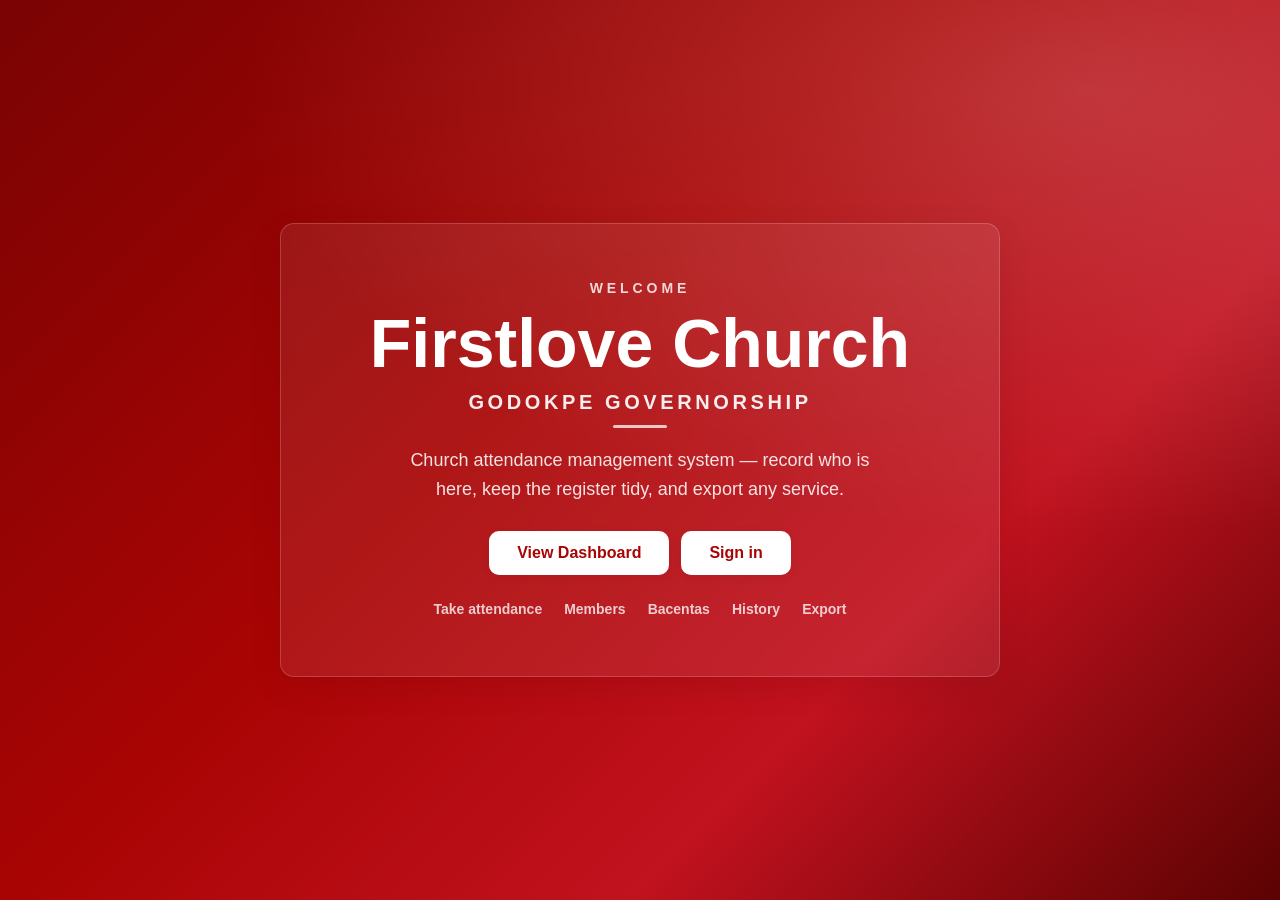
<file: index.html>
<!DOCTYPE html>
<html lang="en">
<head>
  <meta charset="UTF-8">
  <meta name="viewport" content="width=device-width, initial-scale=1.0">
  <title>Firstlove Church, Godokpe Governorship — Attendance</title>
  <link rel="stylesheet" href="./css/index.css">
</head>
<body>
  <div class="landing">
    <div class="hero">
      <p class="eyebrow">Welcome</p>
      <h1>Firstlove <span>Church</span></h1>
      <p class="eyebrow-sub">Godokpe Governorship</p>
      <p class="tagline">Church attendance management system — record who is here, keep the register tidy, and export any service.</p>

      <div class="hero-actions">
        <a class="btn" href="./pages/dashboard.html">View Dashboard</a>
        <a class="btn btn-outline" href="./auth/login.html">Sign in</a>
      </div>

      <div class="hero-links">
        <a href="./pages/attendance.html">Take attendance</a>
        <a href="./pages/members.html">Members</a>
        <a href="./pages/bacentas.html">Bacentas</a>
        <a href="./pages/history.html">History</a>
        <a href="./pages/export.html">Export</a>
      </div>
    </div>
  </div>
</body>
</html>
</file>
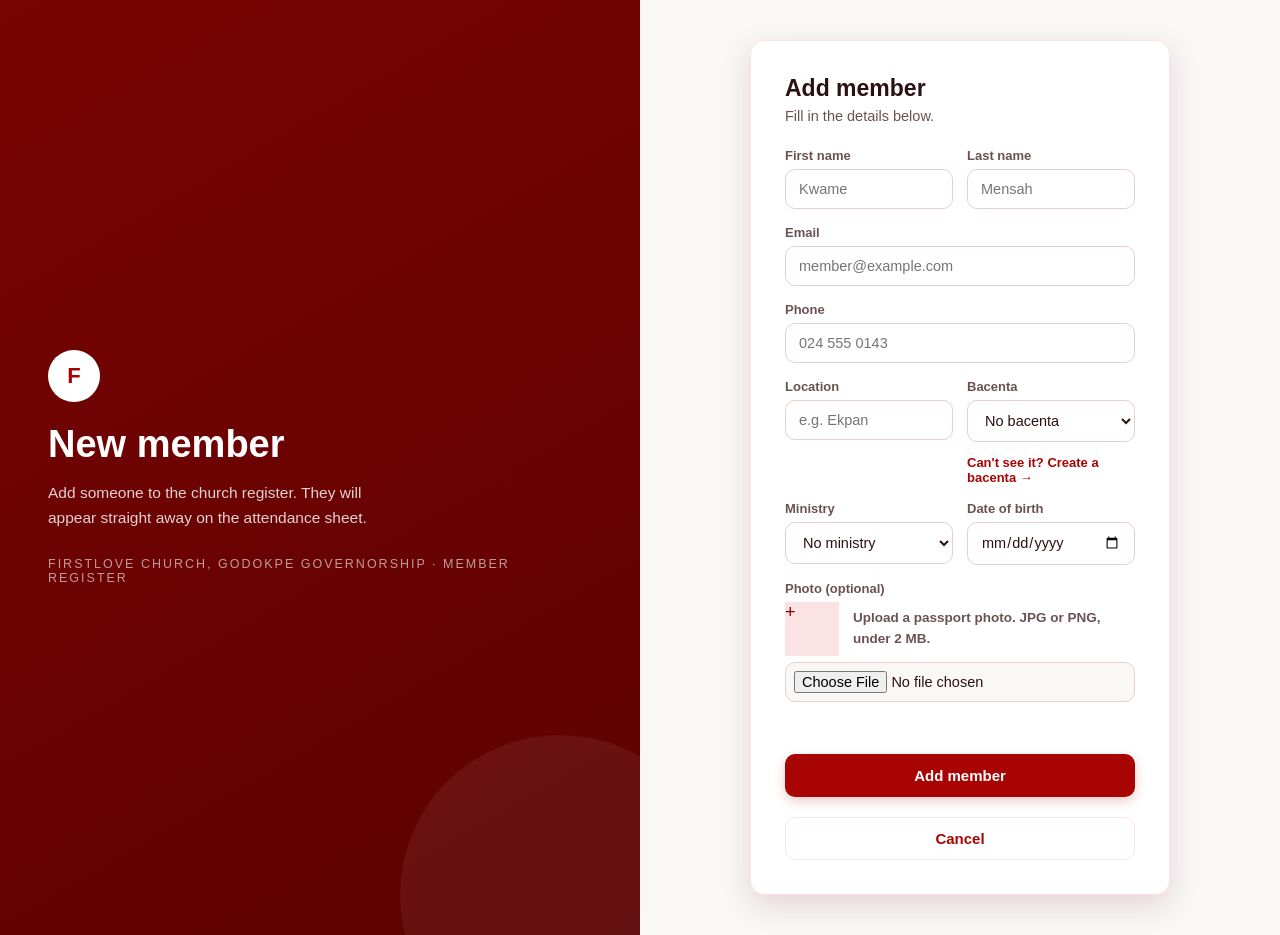
<file: auth/add-member.html>
<!DOCTYPE html>
<html lang="en">
<head>
  <meta charset="UTF-8">
  <meta name="viewport" content="width=device-width, initial-scale=1.0">
  <title>Add Member — Firstlove Church, Godokpe Governorship</title>
  <link rel="stylesheet" href="../css/shared.css">
  <link rel="stylesheet" href="../css/auth.css">
</head>
<body style="display:block">
  <div class="auth-wrap">
    <div class="auth-brand">
      <span class="mark">F</span>
      <h1>New member</h1>
      <p>Add someone to the church register. They will appear straight away on the attendance sheet.</p>
      <div class="tag">Firstlove Church, Godokpe Governorship · Member Register</div>
    </div>

    <div class="auth-side">
      <div class="auth-card">
        <h2>Add member</h2>
        <p class="sub">Fill in the details below.</p>

        <form class="auth-form" id="member-form" novalidate>
          <div class="two">
            <div class="field">
              <label for="first">First name</label>
              <input type="text" id="first" name="first" placeholder="Kwame" autocomplete="given-name">
            </div>
            <div class="field">
              <label for="last">Last name</label>
              <input type="text" id="last" name="last" placeholder="Mensah" autocomplete="family-name">
            </div>
          </div>

          <div class="field">
            <label for="email">Email</label>
            <input type="email" id="email" name="email" placeholder="member@example.com" autocomplete="email">
          </div>

          <div class="field">
            <label for="phone">Phone</label>
            <input type="text" id="phone" name="phone" placeholder="024 555 0143" autocomplete="tel">
          </div>

          <div class="two">
            <div class="field">
              <label for="location">Location</label>
              <input type="text" id="location" name="location" placeholder="e.g. Ekpan" list="location-list">
              <datalist id="location-list"></datalist>
            </div>
            <div class="field">
              <label for="bacenta">Bacenta</label>
              <select id="bacenta" name="bacenta"></select>
              <a class="link-sm" href="../pages/bacentas.html" id="bac-link">Can't see it? Create a bacenta →</a>
            </div>
          </div>

          <div class="two">
            <div class="field">
              <label for="ministry">Ministry</label>
              <select id="ministry" name="ministry"></select>
            </div>
            <div class="field">
              <label for="dob">Date of birth</label>
              <input type="date" id="dob" name="dob">
            </div>
          </div>

          <div class="field">
            <label>Photo (optional)</label>
            <div class="file-row">
              <span class="avatar" id="photo-preview">+</span>
              <label for="photo">Upload a passport photo. JPG or PNG, under 2 MB.</label>
            </div>
            <input type="file" id="photo" name="photo" accept="image/*">
          </div>

          <div class="err" id="member-err" role="alert"></div>

          <button class="btn btn-primary" type="submit">Add member</button>
          <a class="btn btn-ghost" href="../pages/members.html" style="width:100%">Cancel</a>
        </form>
      </div>
    </div>
  </div>

  <script src="../js/config.js"></script>

  <script src="../js/backend.js"></script>

  <script src="../js/store.js"></script>
  <script src="../js/add-member.js"></script>
</body>
</html>
</file>
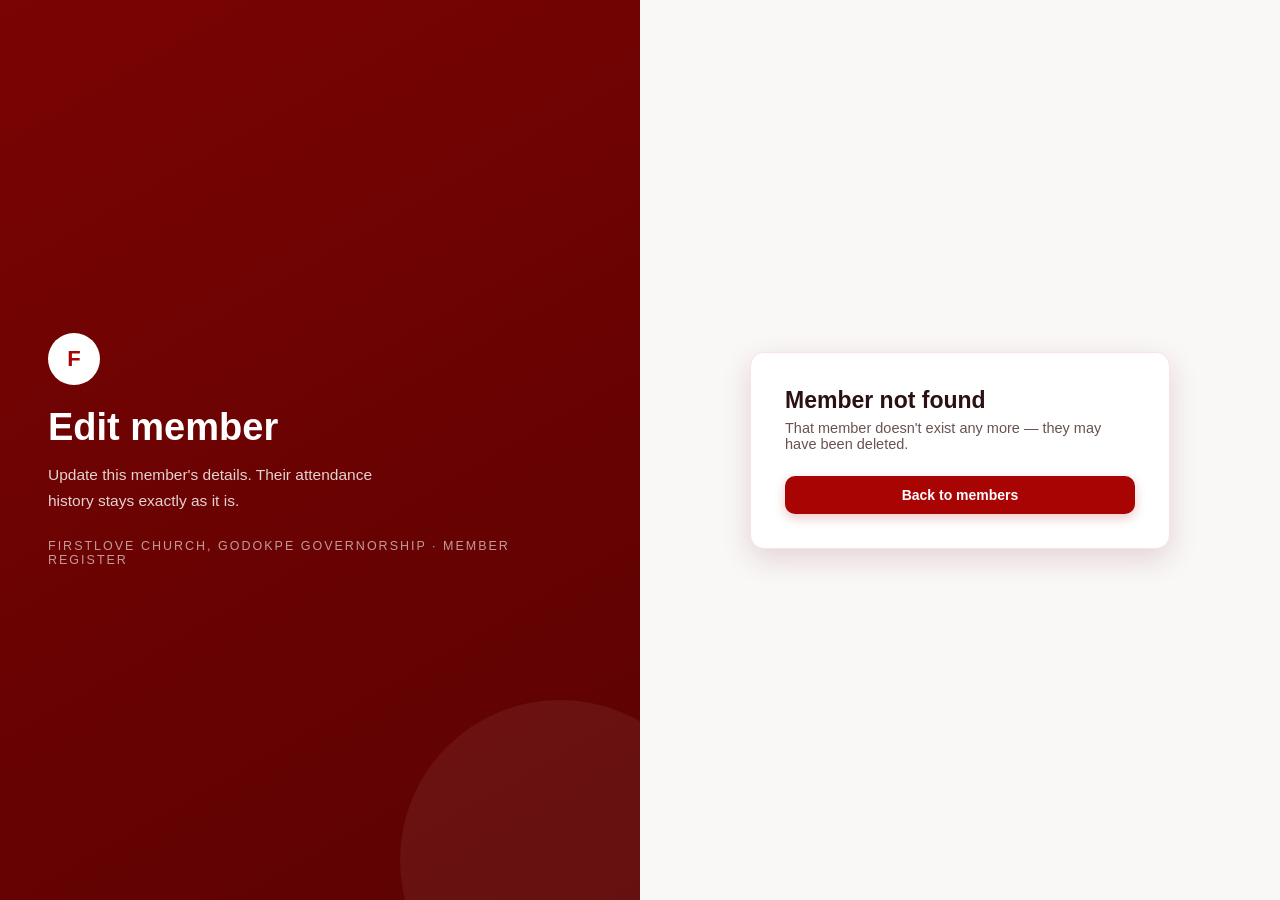
<file: auth/edit-member.html>
<!DOCTYPE html>
<html lang="en">
<head>
  <meta charset="UTF-8">
  <meta name="viewport" content="width=device-width, initial-scale=1.0">
  <title>Edit Member — Firstlove Church, Godokpe Governorship</title>
  <link rel="stylesheet" href="../css/shared.css">
  <link rel="stylesheet" href="../css/auth.css">
</head>
<body style="display:block">
  <div class="auth-wrap">
    <div class="auth-brand">
      <span class="mark">F</span>
      <h1>Edit member</h1>
      <p>Update this member's details. Their attendance history stays exactly as it is.</p>
      <div class="tag">Firstlove Church, Godokpe Governorship · Member Register</div>
    </div>

    <div class="auth-side">
      <div class="auth-card" id="edit-card" hidden>
        <h2 id="edit-title">Edit details</h2>
        <p class="sub" id="edit-sub">Change what needs updating, then save.</p>

        <form class="auth-form" id="member-form" novalidate>
          <div class="two">
            <div class="field">
              <label for="first">First name</label>
              <input type="text" id="first" name="first" autocomplete="given-name">
            </div>
            <div class="field">
              <label for="last">Last name</label>
              <input type="text" id="last" name="last" autocomplete="family-name">
            </div>
          </div>

          <div class="field">
            <label for="email">Email</label>
            <input type="email" id="email" name="email" autocomplete="email">
          </div>

          <div class="field">
            <label for="phone">Phone</label>
            <input type="text" id="phone" name="phone" autocomplete="tel">
          </div>

          <div class="two">
            <div class="field">
              <label for="location">Location</label>
              <input type="text" id="location" name="location" placeholder="e.g. Ekpan" list="location-list">
              <datalist id="location-list"></datalist>
            </div>
            <div class="field">
              <label for="bacenta">Bacenta</label>
              <select id="bacenta" name="bacenta"></select>
              <a class="link-sm" href="../pages/bacentas.html" id="bac-link">Can't see it? Create a bacenta →</a>
            </div>
          </div>

          <div class="two">
            <div class="field">
              <label for="ministry">Ministry</label>
              <select id="ministry" name="ministry"></select>
            </div>
            <div class="field">
              <label for="dob">Date of birth</label>
              <input type="date" id="dob" name="dob">
            </div>
          </div>

          <div class="field">
            <label>Photo</label>
            <div class="file-row">
              <span class="avatar" id="photo-preview">+</span>
              <label for="photo">Replace the photo. JPG or PNG, under 2 MB.</label>
            </div>
            <input type="file" id="photo" name="photo" accept="image/*">
            <button class="btn btn-ghost btn-sm" type="button" id="btn-clear-photo" style="align-self:flex-start;margin-top:6px">Remove photo</button>
          </div>

          <div class="err" id="member-err" role="alert"></div>

          <button class="btn btn-primary" type="submit">Save changes</button>
          <a class="btn btn-ghost" id="btn-cancel" href="../pages/members.html" style="width:100%">Cancel</a>
        </form>
      </div>

      <!-- Shown when the id is missing or unknown -->
      <div class="auth-card" id="missing-card" hidden>
        <h2>Member not found</h2>
        <p class="sub">That member doesn't exist any more — they may have been deleted.</p>
        <a class="btn btn-primary" href="../pages/members.html" style="width:100%">Back to members</a>
      </div>

      <div class="auth-card" id="loading-card">
        <h2>Loading…</h2>
      </div>
    </div>
  </div>

  <script src="../js/config.js"></script>

  <script src="../js/backend.js"></script>

  <script src="../js/store.js"></script>
  <script src="../js/edit-member.js"></script>
</body>
</html>
</file>
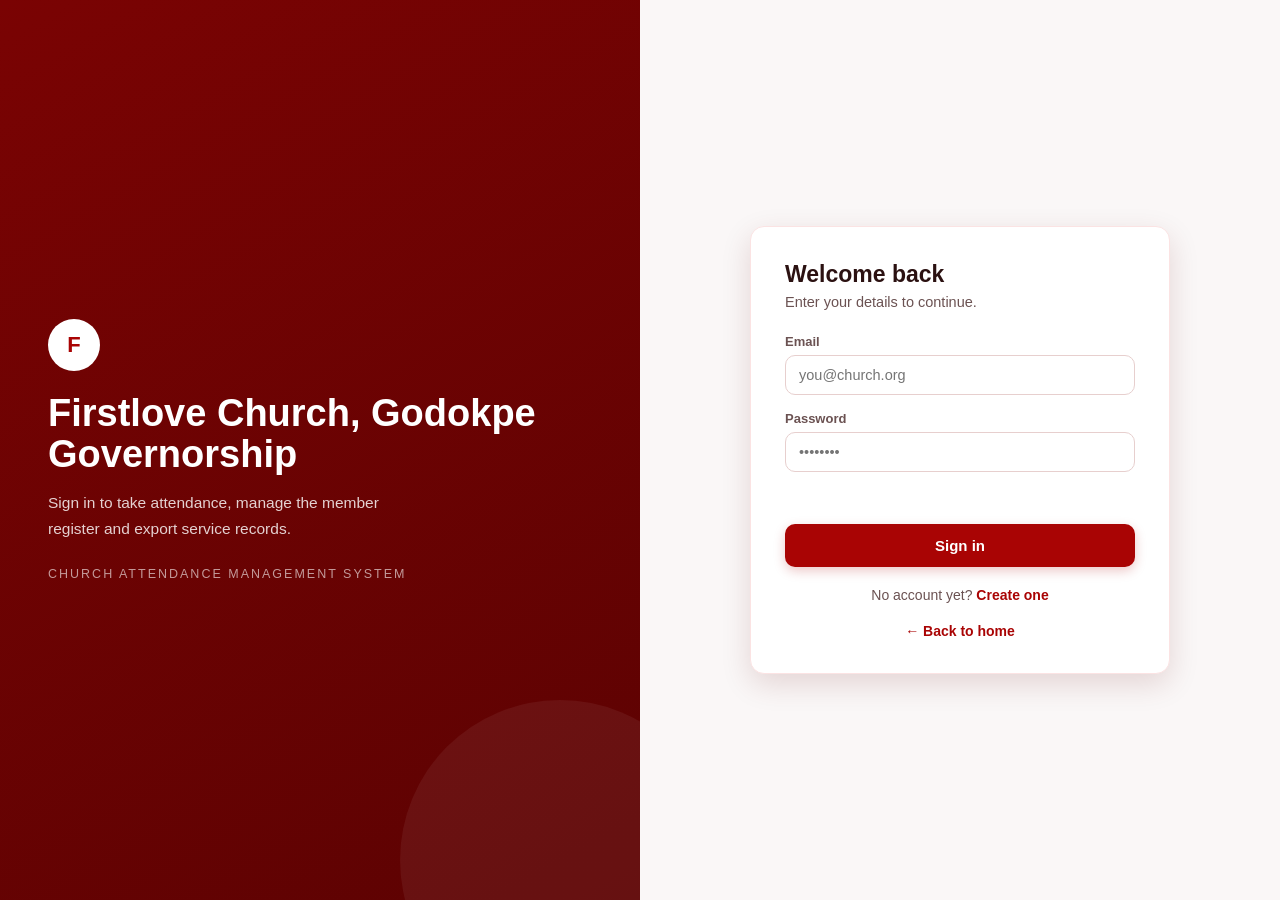
<file: auth/login.html>
<!DOCTYPE html>
<html lang="en">
<head>
  <meta charset="UTF-8">
  <meta name="viewport" content="width=device-width, initial-scale=1.0">
  <title>Sign In — Firstlove Church, Godokpe Governorship</title>
  <link rel="stylesheet" href="../css/shared.css">
  <link rel="stylesheet" href="../css/auth.css">
</head>
<body style="display:block">
  <div class="auth-wrap">
    <div class="auth-brand">
      <span class="mark">F</span>
      <h1>Firstlove Church, Godokpe Governorship</h1>
      <p>Sign in to take attendance, manage the member register and export service records.</p>
      <div class="tag">Church Attendance Management System</div>
    </div>

    <div class="auth-side">
      <div class="auth-card">
        <h2>Welcome back</h2>
        <p class="sub">Enter your details to continue.</p>

        <form class="auth-form" id="login-form" novalidate>
          <div class="field">
            <label for="email">Email</label>
            <input type="email" id="email" name="email" placeholder="you@church.org" autocomplete="email">
          </div>

          <div class="field">
            <label for="password">Password</label>
            <input type="password" id="password" name="password" placeholder="••••••••" autocomplete="current-password">
          </div>

          <div class="err" id="login-err" role="alert"></div>

          <button class="btn btn-primary" type="submit">Sign in</button>
        </form>

        <p class="auth-alt">No account yet? <a href="register.html">Create one</a></p>
        <p class="auth-alt"><a href="../index.html">← Back to home</a></p>
      </div>
    </div>
  </div>

  <script src="../js/config.js"></script>

  <script src="../js/backend.js"></script>

  <script src="../js/store.js"></script>
  <script src="../js/auth.js"></script>
</body>
</html>
</file>
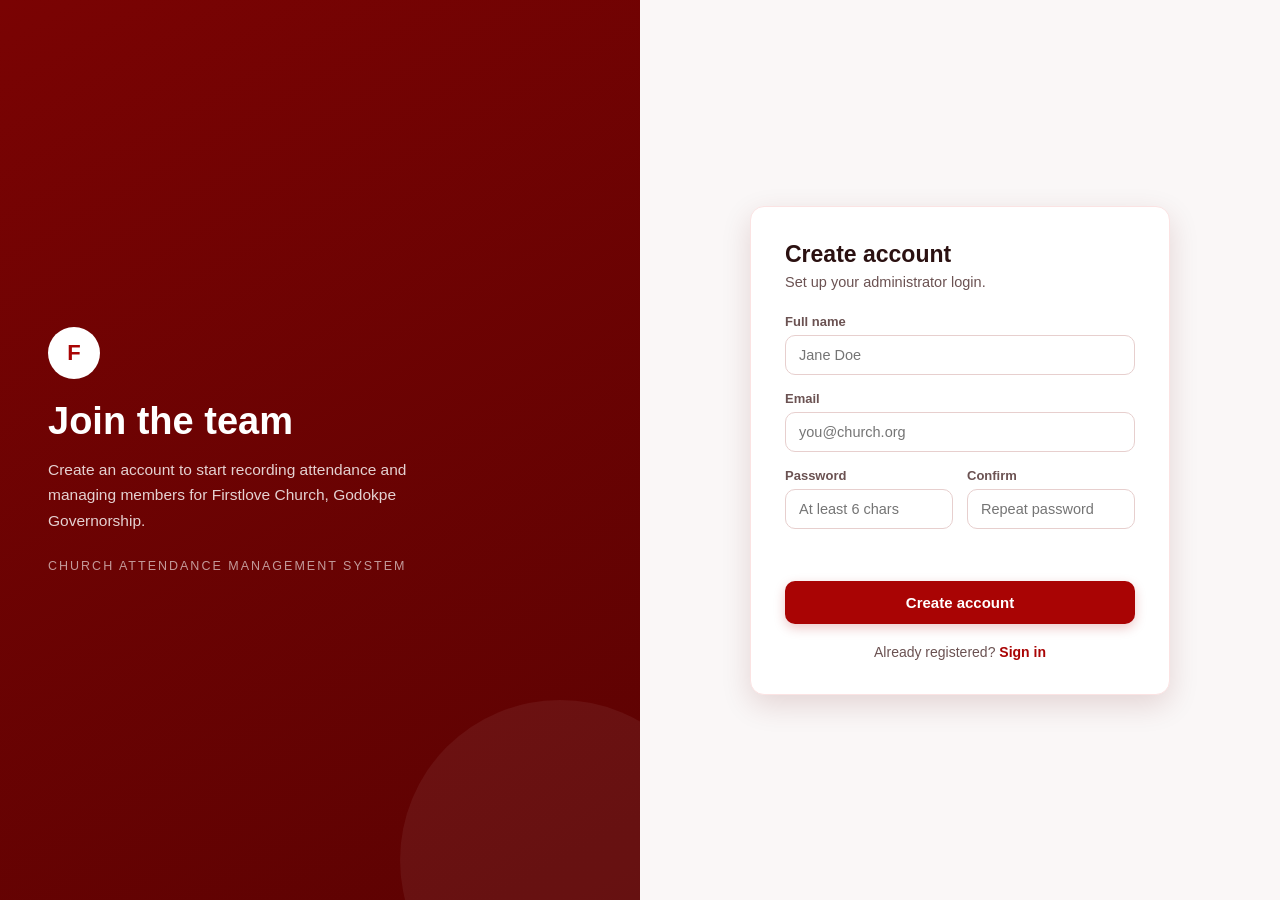
<file: auth/register.html>
<!DOCTYPE html>
<html lang="en">
<head>
  <meta charset="UTF-8">
  <meta name="viewport" content="width=device-width, initial-scale=1.0">
  <title>Create Account — Firstlove Church, Godokpe Governorship</title>
  <link rel="stylesheet" href="../css/shared.css">
  <link rel="stylesheet" href="../css/auth.css">
</head>
<body style="display:block">
  <div class="auth-wrap">
    <div class="auth-brand">
      <span class="mark">F</span>
      <h1>Join the team</h1>
      <p>Create an account to start recording attendance and managing members for Firstlove Church, Godokpe Governorship.</p>
      <div class="tag">Church Attendance Management System</div>
    </div>

    <div class="auth-side">
      <div class="auth-card">
        <h2>Create account</h2>
        <p class="sub">Set up your administrator login.</p>

        <form class="auth-form" id="register-form" novalidate>
          <div class="field">
            <label for="name">Full name</label>
            <input type="text" id="name" name="name" placeholder="Jane Doe" autocomplete="name">
          </div>

          <div class="field">
            <label for="email">Email</label>
            <input type="email" id="email" name="email" placeholder="you@church.org" autocomplete="email">
          </div>

          <div class="two">
            <div class="field">
              <label for="password">Password</label>
              <input type="password" id="password" name="password" placeholder="At least 6 chars" autocomplete="new-password">
            </div>
            <div class="field">
              <label for="confirm">Confirm</label>
              <input type="password" id="confirm" name="confirm" placeholder="Repeat password" autocomplete="new-password">
            </div>
          </div>

          <div class="err" id="register-err" role="alert"></div>

          <button class="btn btn-primary" type="submit">Create account</button>
        </form>

        <p class="auth-alt">Already registered? <a href="login.html">Sign in</a></p>
      </div>
    </div>
  </div>

  <script src="../js/config.js"></script>

  <script src="../js/backend.js"></script>

  <script src="../js/store.js"></script>
  <script src="../js/auth.js"></script>
</body>
</html>
</file>
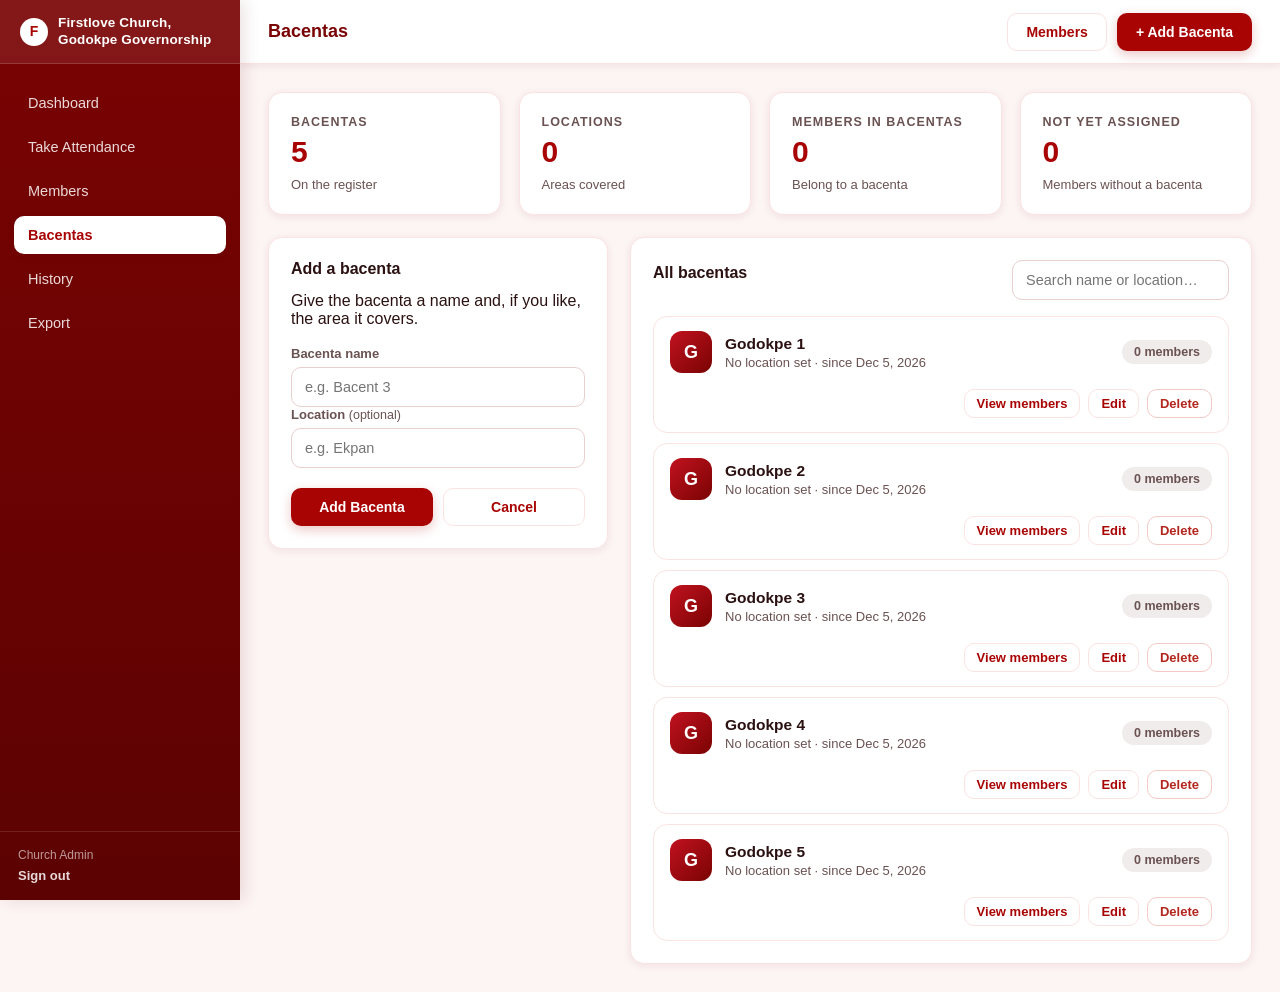
<file: pages/bacentas.html>
<!DOCTYPE html>
<html lang="en">
<head>
  <meta charset="UTF-8">
  <meta name="viewport" content="width=device-width, initial-scale=1.0">
  <title>Bacentas — Firstlove Church, Godokpe Governorship</title>
  <link rel="stylesheet" href="../css/shared.css">
  <link rel="stylesheet" href="../css/bacentas.css">
</head>
<body>
  <aside class="side-bar">
    <div class="head"><span class="mark">F</span> Firstlove Church, Godokpe Governorship</div>
    <nav>
      <a href="dashboard.html">Dashboard</a>
      <a href="attendance.html">Take Attendance</a>
      <a href="members.html">Members</a>
      <a href="bacentas.html" class="active">Bacentas</a>
      <a href="history.html">History</a>
      <a href="export.html">Export</a>
    </nav>
    <div class="side-foot">
      <span id="side-user">Church Admin</span>
      <a href="../index.html">Sign out</a>
    </div>
  </aside>

  <main>
    <header>
      <div class="page-title">Bacentas</div>
      <div class="header-actions">
        <a class="btn btn-white" href="members.html">Members</a>
        <a class="btn btn-primary" href="#new-bacenta" id="btn-focus-add">+ Add Bacenta</a>
      </div>
    </header>

    <div class="content">
      <!-- Headline numbers -->
      <section class="grid">
        <div class="card hoverable">
          <div class="label">Bacentas</div>
          <div class="value" id="b-total">0</div>
          <div class="sub">On the register</div>
        </div>
        <div class="card hoverable">
          <div class="label">Locations</div>
          <div class="value" id="b-locations">0</div>
          <div class="sub">Areas covered</div>
        </div>
        <div class="card hoverable">
          <div class="label">Members in Bacentas</div>
          <div class="value" id="b-assigned">0</div>
          <div class="sub">Belong to a bacenta</div>
        </div>
        <div class="card hoverable">
          <div class="label">Not Yet Assigned</div>
          <div class="value" id="b-unassigned">0</div>
          <div class="sub">Members without a bacenta</div>
        </div>
      </section>

      <div class="bac-grid">
        <!-- Create / add a bacenta -->
        <div class="card bac-form" id="new-bacenta">
          <div class="card-title" id="form-title">Add a bacenta</div>
          <p class="hint" id="form-sub">Give the bacenta a name and, if you like, the area it covers.</p>

          <form id="bacenta-form" novalidate>
            <div class="field">
              <label for="bac-name">Bacenta name</label>
              <input type="text" id="bac-name" placeholder="e.g. Bacent 3">
            </div>
            <div class="field">
              <label for="bac-location">Location <span class="opt">(optional)</span></label>
              <input type="text" id="bac-location" placeholder="e.g. Ekpan" list="bac-location-list">
              <datalist id="bac-location-list"></datalist>
            </div>

            <div class="err" id="bac-err" role="alert"></div>

            <div class="bac-btns">
              <button class="btn btn-primary" type="submit" id="btn-save-bac">Add Bacenta</button>
              <button class="btn btn-ghost" type="button" id="btn-cancel-edit" hidden>Cancel</button>
            </div>
          </form>
        </div>

        <!-- View bacentas -->
        <div class="card bac-list-card">
          <div class="bac-list-head">
            <div class="card-title">All bacentas</div>
            <div class="field" style="margin:0;min-width:200px">
              <input type="text" id="bac-search" placeholder="Search name or location…" aria-label="Search bacentas">
            </div>
          </div>

          <div class="bac-list" id="bac-list"></div>
        </div>
      </div>
    </div>
  </main>

  <script src="../js/config.js"></script>

  <script src="../js/backend.js"></script>

  <script src="../js/store.js"></script>
  <script src="../js/bacentas.js"></script>
</body>
</html>
</file>
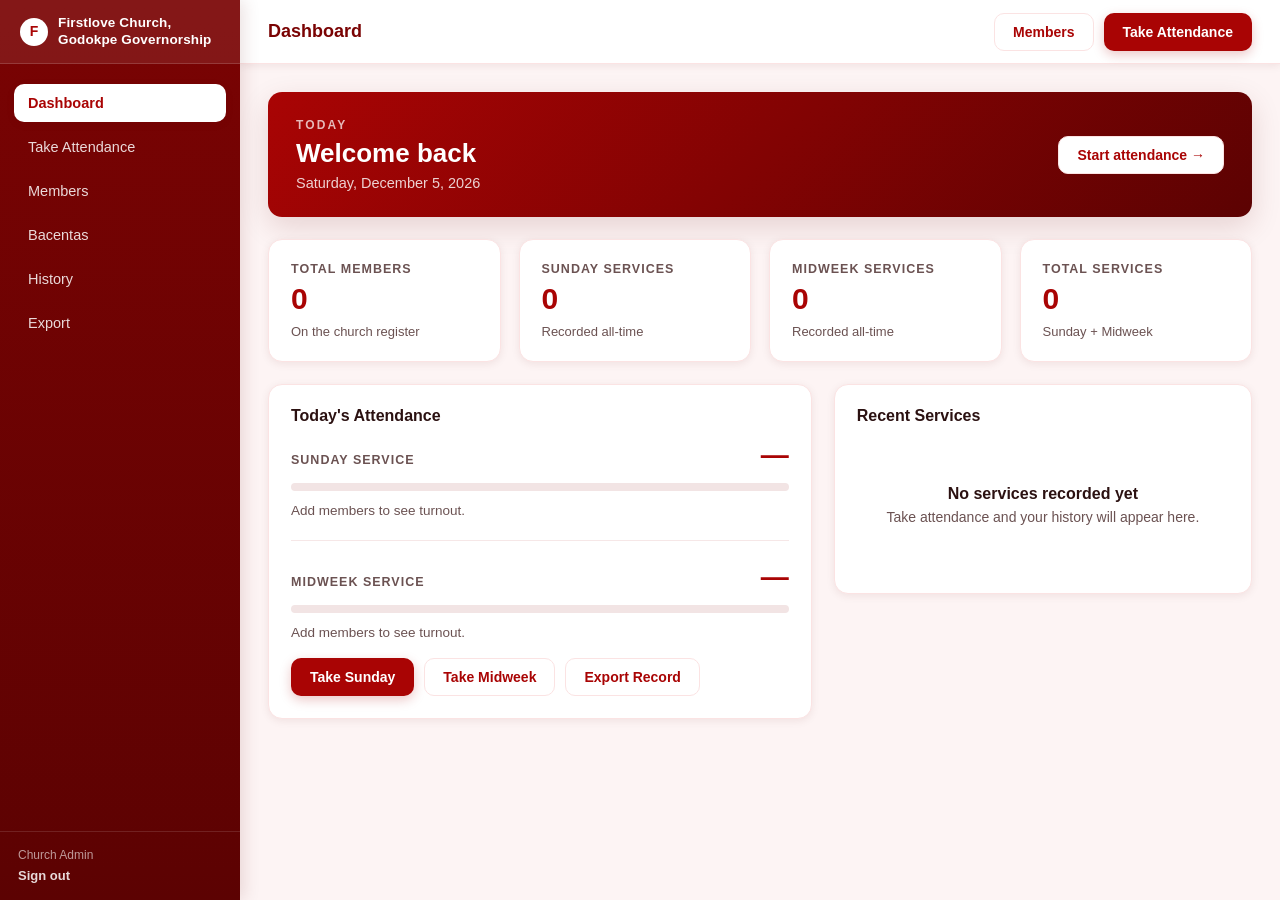
<file: pages/dashboard.html>
<!DOCTYPE html>
<html lang="en">
<head>
  <meta charset="UTF-8">
  <meta name="viewport" content="width=device-width, initial-scale=1.0">
  <title>Dashboard — Firstlove Church, Godokpe Governorship</title>
  <link rel="stylesheet" href="../css/shared.css">
  <link rel="stylesheet" href="../css/dashboard.css">
</head>
<body>
  <aside class="side-bar">
    <div class="head"><span class="mark">F</span> Firstlove Church, Godokpe Governorship</div>
    <nav>
      <a href="dashboard.html" class="active">Dashboard</a>
      <a href="attendance.html">Take Attendance</a>
      <a href="members.html">Members</a>
      <a href="bacentas.html">Bacentas</a>
      <a href="history.html">History</a>
      <a href="export.html">Export</a>
    </nav>
    <div class="side-foot">
      <span id="side-user">Church Admin</span>
      <a href="../index.html">Sign out</a>
    </div>
  </aside>

  <main>
    <header>
      <div class="page-title">Dashboard</div>
      <div class="header-actions">
        <a class="btn btn-white" href="members.html">Members</a>
        <a class="btn btn-primary" href="attendance.html">Take Attendance</a>
      </div>
    </header>

    <div class="content">
      <section class="card welcome">
        <div>
          <div class="eyebrow">Today</div>
          <h2 id="welcome-name">Welcome back</h2>
          <p id="welcome-date">—</p>
        </div>
        <a class="btn btn-white" href="attendance.html">Start attendance →</a>
      </section>

      <section class="grid">
        <div class="card hoverable">
          <div class="label">Total Members</div>
          <div class="value" id="stat-total">0</div>
          <div class="sub">On the church register</div>
        </div>
        <div class="card hoverable">
          <div class="label">Sunday Services</div>
          <div class="value" id="stat-sunday">0</div>
          <div class="sub">Recorded all-time</div>
        </div>
        <div class="card hoverable">
          <div class="label">Midweek Services</div>
          <div class="value" id="stat-midweek">0</div>
          <div class="sub">Recorded all-time</div>
        </div>
        <div class="card hoverable">
          <div class="label">Total Services</div>
          <div class="value" id="stat-services">0</div>
          <div class="sub">Sunday + Midweek</div>
        </div>
      </section>

      <section class="two-col">
        <div class="card">
          <div class="card-title">Today's Attendance</div>
          <div id="today-rates"></div>
          <div class="quick-links" style="margin-top:18px">
            <a class="btn btn-primary" href="attendance.html?type=sunday">Take Sunday</a>
            <a class="btn btn-white" href="attendance.html?type=midweek">Take Midweek</a>
            <a class="btn btn-ghost" href="export.html">Export Record</a>
          </div>
        </div>

        <div class="card">
          <div class="card-title">Recent Services</div>
          <div id="recent-list"><div class="empty"><strong>Loading…</strong></div></div>
        </div>
      </section>
    </div>
  </main>

  <script src="../js/config.js"></script>

  <script src="../js/backend.js"></script>

  <script src="../js/store.js"></script>
  <script src="../js/dashboard.js"></script>
</body>
</html>
</file>
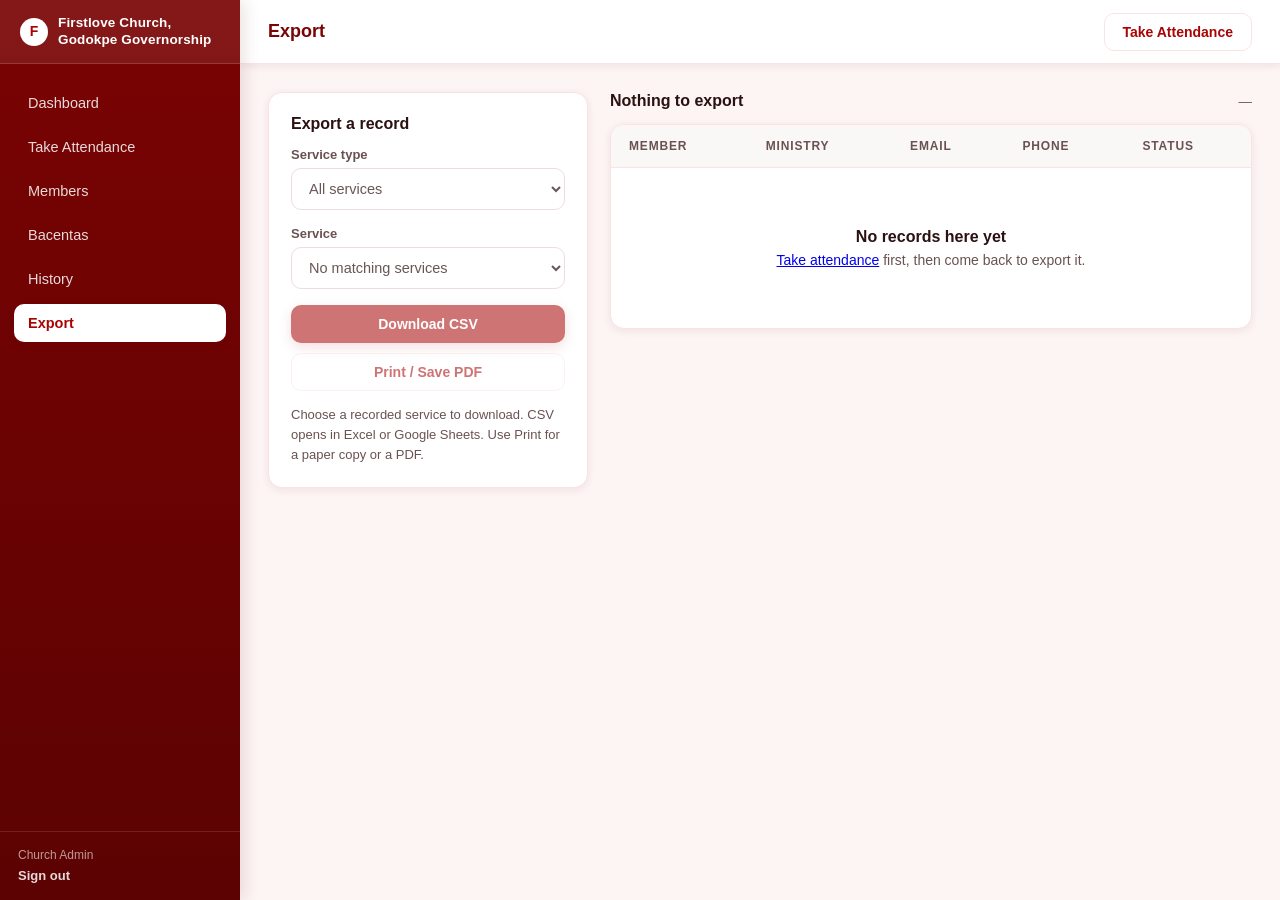
<file: pages/export.html>
<!DOCTYPE html>
<html lang="en">
<head>
  <meta charset="UTF-8">
  <meta name="viewport" content="width=device-width, initial-scale=1.0">
  <title>Export — Firstlove Church, Godokpe Governorship</title>
  <link rel="stylesheet" href="../css/shared.css">
  <link rel="stylesheet" href="../css/export.css">
  <link rel="stylesheet" href="../css/profile.css">
</head>
<body>
  <aside class="side-bar">
    <div class="head"><span class="mark">F</span> Firstlove Church, Godokpe Governorship</div>
    <nav>
      <a href="dashboard.html">Dashboard</a>
      <a href="attendance.html">Take Attendance</a>
      <a href="members.html">Members</a>
      <a href="bacentas.html">Bacentas</a>
      <a href="history.html">History</a>
      <a href="export.html" class="active">Export</a>
    </nav>
    <div class="side-foot">
      <span id="side-user">Church Admin</span>
      <a href="../index.html">Sign out</a>
    </div>
  </aside>

  <main>
    <header>
      <div class="page-title">Export</div>
      <div class="header-actions">
        <a class="btn btn-white" href="attendance.html">Take Attendance</a>
      </div>
    </header>

    <div class="content">
      <div class="export-grid">
        <div class="card export-panel">
          <div class="card-title">Export a record</div>
          <div class="field">
            <label for="exp-type">Service type</label>
            <select id="exp-type">
              <option value="">All services</option>
              <option value="sunday">Sunday Service</option>
              <option value="midweek">Midweek Service</option>
            </select>
          </div>
          <div class="field">
            <label for="exp-date">Service</label>
            <select id="exp-date"></select>
          </div>
          <button class="btn btn-primary" id="btn-csv" type="button">Download CSV</button>
          <button class="btn btn-ghost" id="btn-print" type="button">Print / Save PDF</button>
          <p class="hint">
            Choose a recorded service to download. CSV opens in Excel or Google
            Sheets. Use Print for a paper copy or a PDF.
          </p>
        </div>

        <div>
          <div class="preview-meta">
            <h3 id="exp-title">Preview</h3>
            <div class="count" id="exp-count">—</div>
          </div>
          <div class="table-wrap">
            <table>
              <thead>
                <tr>
                  <th>Member</th>
                  <th>Ministry</th>
                  <th>Email</th>
                  <th>Phone</th>
                  <th>Status</th>
                </tr>
              </thead>
              <tbody id="exp-body"></tbody>
            </table>
          </div>
        </div>
      </div>
    </div>
  </main>

  <script src="../js/config.js"></script>

  <script src="../js/backend.js"></script>

  <script src="../js/store.js"></script>
  <script src="../js/export.js"></script>
  <script src="../js/profile.js"></script>
</body>
</html>
</file>
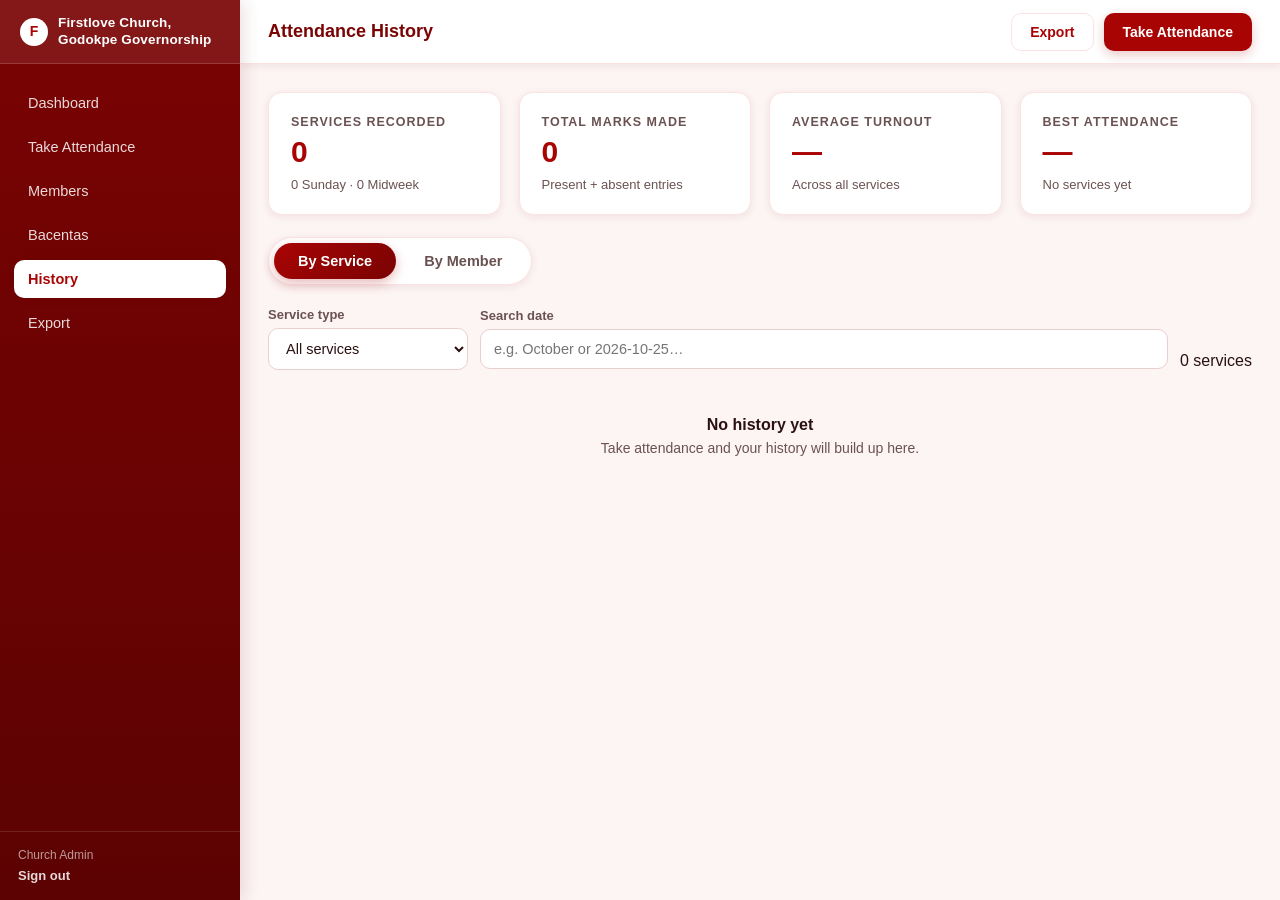
<file: pages/history.html>
<!DOCTYPE html>
<html lang="en">
<head>
  <meta charset="UTF-8">
  <meta name="viewport" content="width=device-width, initial-scale=1.0">
  <title>History — Firstlove Church, Godokpe Governorship</title>
  <link rel="stylesheet" href="../css/shared.css">
  <link rel="stylesheet" href="../css/history.css">
  <link rel="stylesheet" href="../css/profile.css">
</head>
<body>
  <aside class="side-bar">
    <div class="head"><span class="mark">F</span> Firstlove Church, Godokpe Governorship</div>
    <nav>
      <a href="dashboard.html">Dashboard</a>
      <a href="attendance.html">Take Attendance</a>
      <a href="members.html">Members</a>
      <a href="bacentas.html">Bacentas</a>
      <a href="history.html" class="active">History</a>
      <a href="export.html">Export</a>
    </nav>
    <div class="side-foot">
      <span id="side-user">Church Admin</span>
      <a href="../index.html">Sign out</a>
    </div>
  </aside>

  <main>
    <header>
      <div class="page-title">Attendance History</div>
      <div class="header-actions">
        <a class="btn btn-white" href="export.html">Export</a>
        <a class="btn btn-primary" href="attendance.html">Take Attendance</a>
      </div>
    </header>

    <div class="content">
      <!-- Headline numbers -->
      <section class="grid" id="hist-stats">
        <div class="card hoverable">
          <div class="label">Services Recorded</div>
          <div class="value" id="h-total">0</div>
          <div class="sub" id="h-breakdown">—</div>
        </div>
        <div class="card hoverable">
          <div class="label">Total Marks Made</div>
          <div class="value" id="h-marks">0</div>
          <div class="sub">Present + absent entries</div>
        </div>
        <div class="card hoverable">
          <div class="label">Average Turnout</div>
          <div class="value" id="h-avg">—</div>
          <div class="sub">Across all services</div>
        </div>
        <div class="card hoverable">
          <div class="label">Best Attendance</div>
          <div class="value" id="h-best">—</div>
          <div class="sub" id="h-best-sub">No services yet</div>
        </div>
      </section>

      <!-- Two views -->
      <div class="hist-tabs" id="hist-tabs">
        <button type="button" data-view="services" class="on">By Service</button>
        <button type="button" data-view="members">By Member</button>
      </div>

      <!-- ============ BY SERVICE ============ -->
      <section id="view-services">
        <div class="toolbar">
          <div class="field" style="min-width:200px">
            <label for="h-type">Service type</label>
            <select id="h-type">
              <option value="">All services</option>
              <option value="sunday">Sunday Service</option>
              <option value="midweek">Midweek Service</option>
            </select>
          </div>
          <div class="field grow">
            <label for="h-search">Search date</label>
            <input type="text" id="h-search" placeholder="e.g. October or 2026-10-25…">
          </div>
          <div class="field" style="align-self:flex-end">
            <label>&nbsp;</label>
            <div class="member-count" id="h-count">0 services</div>
          </div>
        </div>

        <div class="hist-list" id="hist-services"></div>
      </section>

      <!-- ============ BY MEMBER ============ -->
      <section id="view-members" hidden>
        <div class="toolbar">
          <div class="field grow">
            <label for="h-msearch">Search member</label>
            <input type="text" id="h-msearch" placeholder="Name, email or ministry…">
          </div>
          <div class="field" style="align-self:flex-end">
            <label>&nbsp;</label>
            <div class="member-count" id="h-mcount">0 members</div>
          </div>
        </div>

        <div class="table-wrap">
          <table>
            <thead>
              <tr>
                <th>Member</th>
                <th>Attended</th>
                <th>Missed</th>
                <th>Rate</th>
                <th>Streak</th>
                <th>Last Seen</th>
                <th style="text-align:right">Detail</th>
              </tr>
            </thead>
            <tbody id="hist-members"></tbody>
          </table>
        </div>
      </section>

      <!-- Member drill-down -->
      <div class="hist-panel" id="member-panel" hidden>
        <div class="hist-panel-head">
          <div class="who">
            <span class="avatar" id="mp-avatar">+</span>
            <div>
              <div class="name" id="mp-name">—</div>
              <div class="meta" id="mp-meta">—</div>
            </div>
          </div>
          <button class="btn btn-ghost btn-sm" type="button" id="mp-close">Close</button>
        </div>

        <div class="hist-panel-stats">
          <span><b id="mp-attended">0</b>Attended</span>
          <span><b id="mp-missed">0</b>Missed</span>
          <span><b id="mp-rate">0%</b>Rate</span>
          <span><b id="mp-streak">0</b>Current streak</span>
        </div>

        <div class="hist-timeline" id="mp-timeline"></div>
      </div>
    </div>
  </main>

  <script src="../js/config.js"></script>

  <script src="../js/backend.js"></script>

  <script src="../js/store.js"></script>
  <script src="../js/history.js"></script>
  <script src="../js/profile.js"></script>
</body>
</html>
</file>
<file: css/index.css>
@import url("./variables.css");

* {
  box-sizing: border-box;
  padding: 0;
  margin: 0;
}

body {
  font-family: var(--font);
  color: var(--text-dark);
  background: var(--white);
}

/* ------------------------------------------------
   Landing / hero
   A soft diagonal blend from church red into white
   instead of a hard 50/50 seam.
   ------------------------------------------------ */
.landing {
  min-height: 100vh;
  width: 100%;
  display: flex;
  align-items: center;
  justify-content: center;
  padding: 48px 24px;
  background:
    radial-gradient(
      120% 90% at 85% 10%,
      rgba(255, 255, 255, 0.18) 0%,
      rgba(255, 255, 255, 0) 55%
    ),
    linear-gradient(
      135deg,
      var(--red-700) 0%,
      var(--red-600) 42%,
      var(--red-500) 70%,
      var(--red-900) 100%
    );
}

.hero {
  width: 100%;
  max-width: 720px;
  text-align: center;
  padding: 56px 40px;
  border-radius: var(--radius);
  background: rgba(255, 255, 255, 0.08);
  border: 1px solid rgba(255, 255, 255, 0.18);
  backdrop-filter: blur(6px);
  box-shadow: var(--shadow-md);
}

.hero .eyebrow {
  font-size: 14px;
  font-weight: 600;
  letter-spacing: 0.28em;
  text-transform: uppercase;
  color: rgba(255, 255, 255, 0.82);
  margin-bottom: 12px;
}

.hero h1 {
  font-size: clamp(38px, 7vw, 68px);
  font-weight: 700;
  line-height: 1.05;
  color: var(--text-on-red);
  margin-bottom: 16px;
}

/* Second line of the church name, under the main heading */
.hero .eyebrow-sub {
  font-size: clamp(15px, 2.4vw, 20px);
  font-weight: 600;
  letter-spacing: 0.18em;
  text-transform: uppercase;
  color: rgba(255, 255, 255, 0.92);
  margin: -6px 0 18px;
  position: relative;
  display: inline-block;
  padding-bottom: 14px;
}

.hero .eyebrow-sub::after {
  content: "";
  position: absolute;
  left: 50%;
  bottom: 0;
  transform: translateX(-50%);
  width: 54px;
  height: 3px;
  border-radius: 999px;
  background: rgba(255, 255, 255, 0.75);
}

/* Accent word picks up the white side of the palette. */
.hero h1 span {
  color: var(--white);
  font-weight: 800;
}

.hero p.tagline {
  font-size: clamp(15px, 2.4vw, 18px);
  line-height: 1.6;
  color: rgba(255, 255, 255, 0.88);
  max-width: 46ch;
  margin: 0 auto 28px;
}

.hero-actions {
  display: flex;
  gap: 12px;
  flex-wrap: wrap;
  justify-content: center;
}

.hero .btn-outline {
  background: transparent;
  color: var(--white);
  border: 1px solid rgba(255, 255, 255, 0.55);
}

.hero .btn-outline:hover {
  background: rgba(255, 255, 255, 0.14);
  border-color: var(--white);
}

.hero-links {
  display: flex;
  gap: 22px;
  flex-wrap: wrap;
  justify-content: center;
  margin-top: 26px;
}

.hero-links a {
  color: rgba(255, 255, 255, 0.78);
  font-size: 14px;
  font-weight: 600;
  text-decoration: none;
  border-bottom: 1px solid transparent;
  padding-bottom: 2px;
  transition: color 0.18s ease, border-color 0.18s ease;
}

.hero-links a:hover {
  color: var(--white);
  border-color: rgba(255, 255, 255, 0.6);
}

.hero .btn {
  display: inline-block;
  padding: 13px 28px;
  border: none;
  border-radius: var(--radius-sm);
  background: var(--white);
  color: var(--red-600);
  font-family: inherit;
  font-size: 16px;
  font-weight: 600;
  text-decoration: none;
  cursor: pointer;
  box-shadow: var(--shadow-sm);
  transition: transform 0.18s ease, box-shadow 0.18s ease, background 0.18s ease;
}

.hero .btn:hover {
  background: var(--red-050);
  transform: translateY(-2px);
  box-shadow: var(--shadow-md);
}

.hero .btn:active {
  transform: translateY(0);
}

.hero .btn:focus-visible {
  outline: 3px solid rgba(255, 255, 255, 0.7);
  outline-offset: 3px;
}
</file>
<file: css/shared.css>
@import url("./variables.css");

/* ===============================================================
   Shared shell + components
   Used by every inner page: sidebar, header, cards, tables,
   forms, buttons, badges, segmented controls, toasts.
   =============================================================== */

* {
  box-sizing: border-box;
  padding: 0;
  margin: 0;
}

body {
  font-family: var(--font);
  display: flex;
  min-height: 100vh;
  background: var(--red-050);
  color: var(--text-dark);
  -webkit-font-smoothing: antialiased;
}

/* ---------------- Sidebar ---------------- */
.side-bar {
  width: 240px;
  flex-shrink: 0;
  background: linear-gradient(180deg, var(--red-700) 0%, var(--red-900) 100%);
  box-shadow: 4px 0 16px rgba(92, 2, 2, 0.12);
  position: sticky;
  top: 0;
  height: 100vh;
  display: flex;
  flex-direction: column;
}

.head {
  min-height: 64px;
  display: flex;
  align-items: center;
  gap: 10px;
  padding: 12px 20px;
  background: rgba(255, 255, 255, 0.08);
  border-bottom: 1px solid rgba(255, 255, 255, 0.15);
  color: var(--white);
  font-weight: 700;
  font-size: 13.5px;
  line-height: 1.25;
  letter-spacing: 0.01em;
}

.mark {
  width: 28px;
  height: 28px;
  border-radius: 50%;
  background: var(--white);
  color: var(--red-600);
  display: grid;
  place-items: center;
  font-weight: 800;
  font-size: 14px;
  flex-shrink: 0;
}

nav {
  display: flex;
  flex-direction: column;
  gap: 6px;
  padding: 20px 14px;
}

nav a {
  display: flex;
  align-items: center;
  gap: 10px;
  padding: 11px 14px;
  border-radius: var(--radius-sm);
  text-decoration: none;
  color: rgba(255, 255, 255, 0.85);
  font-size: 14.5px;
  font-weight: 500;
  transition: background 0.18s ease, color 0.18s ease;
}

nav a:hover {
  background: rgba(255, 255, 255, 0.14);
  color: var(--white);
}

nav a.active {
  background: var(--white);
  color: var(--red-600);
  font-weight: 600;
  box-shadow: var(--shadow-sm);
}

.side-foot {
  margin-top: auto;
  padding: 16px 18px;
  border-top: 1px solid rgba(255, 255, 255, 0.12);
}

.side-foot span {
  display: block;
  color: rgba(255, 255, 255, 0.6);
  font-size: 12px;
  margin-bottom: 4px;
}

.side-foot a {
  color: rgba(255, 255, 255, 0.85);
  font-size: 13px;
  font-weight: 600;
  text-decoration: none;
}

.side-foot a:hover {
  color: var(--white);
  text-decoration: underline;
}

/* ---------------- Main + header ---------------- */
main {
  flex: 1;
  min-width: 0;
  min-height: 100vh;
  display: flex;
  flex-direction: column;
  background: var(--red-050);
}

header {
  height: 64px;
  width: 100%;
  display: flex;
  align-items: center;
  justify-content: space-between;
  gap: 16px;
  padding: 0 28px;
  background: var(--white);
  border-bottom: 1px solid var(--red-100);
  box-shadow: var(--shadow-sm);
}

header .page-title {
  font-size: 18px;
  font-weight: 600;
  color: var(--red-700);
}

header .header-actions {
  display: flex;
  align-items: center;
  gap: 10px;
}

.content {
  padding: 28px;
  display: flex;
  flex-direction: column;
  gap: 22px;
}

/* ---------------- Grid + cards ---------------- */
.grid {
  display: grid;
  grid-template-columns: repeat(auto-fit, minmax(200px, 1fr));
  gap: 18px;
}

.card {
  background: var(--white);
  border: 1px solid var(--red-100);
  border-radius: var(--radius);
  padding: 22px;
  box-shadow: var(--shadow-sm);
}

.card.hoverable {
  transition: transform 0.18s ease, box-shadow 0.18s ease;
}

.card.hoverable:hover {
  transform: translateY(-3px);
  box-shadow: var(--shadow-md);
}

.card .label {
  font-size: 12.5px;
  font-weight: 600;
  letter-spacing: 0.08em;
  text-transform: uppercase;
  color: var(--text-muted);
  margin-bottom: 8px;
}

.card .value {
  font-size: 30px;
  font-weight: 700;
  color: var(--red-600);
  line-height: 1;
}

.card .sub {
  font-size: 13px;
  color: var(--text-muted);
  margin-top: 10px;
}

.card-title {
  font-size: 16px;
  font-weight: 700;
  color: var(--text-dark);
  margin-bottom: 14px;
}

/* ---------------- Toolbar ---------------- */
.toolbar {
  display: flex;
  flex-wrap: wrap;
  align-items: center;
  gap: 12px;
}

.toolbar .grow {
  flex: 1;
  min-width: 180px;
}

/* ---------------- Buttons ---------------- */
.btn {
  display: inline-flex;
  align-items: center;
  justify-content: center;
  gap: 8px;
  padding: 10px 18px;
  border-radius: var(--radius-sm);
  border: 1px solid transparent;
  font-family: inherit;
  font-size: 14px;
  font-weight: 600;
  text-decoration: none;
  cursor: pointer;
  white-space: nowrap;
  transition: background 0.18s ease, color 0.18s ease, transform 0.12s ease,
    box-shadow 0.18s ease, border-color 0.18s ease;
}

.btn:active {
  transform: translateY(1px);
}

.btn:focus-visible {
  outline: 3px solid rgba(193, 18, 31, 0.35);
  outline-offset: 2px;
}

.btn-primary {
  background: var(--red-600);
  color: var(--white);
  box-shadow: 0 4px 12px rgba(169, 4, 4, 0.22);
}

.btn-primary:hover {
  background: var(--red-700);
}

.btn-white {
  background: var(--white);
  color: var(--red-600);
  border-color: var(--red-100);
}

.btn-white:hover {
  background: var(--red-050);
}

.btn-ghost {
  background: transparent;
  color: var(--red-600);
  border-color: var(--red-100);
}

.btn-ghost:hover {
  background: var(--red-050);
}

.btn-danger {
  background: transparent;
  color: var(--danger-600);
  border-color: #f3c9c6;
}

.btn-danger:hover {
  background: var(--danger-100);
}

.btn-sm {
  padding: 6px 12px;
  font-size: 13px;
}

.btn[disabled] {
  opacity: 0.55;
  cursor: not-allowed;
}

/* ---------------- Forms ---------------- */
.field {
  display: flex;
  flex-direction: column;
  gap: 6px;
}

.field label {
  font-size: 13px;
  font-weight: 600;
  color: var(--text-muted);
}

input[type="text"],
input[type="email"],
input[type="password"],
input[type="date"],
input[type="file"],
select,
textarea {
  width: 100%;
  padding: 11px 13px;
  font-family: inherit;
  font-size: 14.5px;
  color: var(--text-dark);
  background: var(--white);
  border: 1px solid #e7cfce;
  border-radius: var(--radius-sm);
  transition: border-color 0.15s ease, box-shadow 0.15s ease;
}

input:focus,
select:focus,
textarea:focus {
  outline: none;
  border-color: var(--red-500);
  box-shadow: 0 0 0 3px rgba(193, 18, 31, 0.14);
}

input[type="file"] {
  padding: 8px;
  background: var(--off-white);
}

/* ---------------- Tables ---------------- */
.table-wrap {
  background: var(--white);
  border: 1px solid var(--red-100);
  border-radius: var(--radius);
  box-shadow: var(--shadow-sm);
  overflow-x: auto;
}

table {
  width: 100%;
  border-collapse: collapse;
  font-size: 14.5px;
}

thead th {
  text-align: left;
  padding: 14px 18px;
  font-size: 12px;
  font-weight: 700;
  letter-spacing: 0.07em;
  text-transform: uppercase;
  color: var(--text-muted);
  background: var(--off-white);
  border-bottom: 1px solid var(--red-100);
  white-space: nowrap;
}

tbody td {
  padding: 14px 18px;
  border-bottom: 1px solid #f6e7e7;
  vertical-align: middle;
}

tbody tr:last-child td {
  border-bottom: none;
}

tbody tr:hover {
  background: var(--red-050);
}

.row-actions {
  display: flex;
  gap: 8px;
  justify-content: flex-end;
}

/* ---------------- Badges ---------------- */
.badge {
  display: inline-flex;
  align-items: center;
  gap: 6px;
  padding: 4px 10px;
  border-radius: 999px;
  font-size: 12px;
  font-weight: 700;
}

.badge-present {
  background: var(--green-100);
  color: var(--green-700);
}

.badge-absent {
  background: var(--danger-100);
  color: var(--danger-600);
}

.badge-unmarked {
  background: #f1ecec;
  color: var(--text-muted);
}

.badge-ministry {
  background: var(--red-100);
  color: var(--red-700);
  white-space: nowrap;
}

.badge-svc {
  background: var(--red-100);
  color: var(--red-700);
  font-size: 11px;
  letter-spacing: 0.05em;
  text-transform: uppercase;
  white-space: nowrap;
}

/* ---------------- Segmented control ---------------- */
.seg {
  display: inline-flex;
  background: #f6ecec;
  border-radius: 999px;
  padding: 3px;
  gap: 3px;
}

.seg button {
  border: none;
  background: transparent;
  padding: 7px 16px;
  border-radius: 999px;
  font-family: inherit;
  font-size: 13px;
  font-weight: 600;
  color: var(--text-muted);
  cursor: pointer;
  transition: background 0.15s ease, color 0.15s ease, box-shadow 0.15s ease;
}

.seg button:hover {
  color: var(--text-dark);
}

.seg button.on-present {
  background: var(--green-600);
  color: var(--white);
  box-shadow: var(--shadow-sm);
}

.seg button.on-absent {
  background: var(--red-600);
  color: var(--white);
  box-shadow: var(--shadow-sm);
}

/* ---------------- Progress ---------------- */
.progress {
  height: 8px;
  background: #f2e4e4;
  border-radius: 999px;
  overflow: hidden;
}

.progress > span {
  display: block;
  height: 100%;
  width: 0;
  background: linear-gradient(90deg, var(--red-500), var(--red-700));
  border-radius: 999px;
  transition: width 0.4s ease;
}

/* ---------------- Empty / notice ---------------- */
.empty {
  padding: 46px 24px;
  text-align: center;
  color: var(--text-muted);
  font-size: 14px;
}

.empty strong {
  display: block;
  color: var(--text-dark);
  font-size: 16px;
  margin-bottom: 6px;
}

.notice {
  padding: 12px 16px;
  border-radius: var(--radius-sm);
  font-size: 14px;
  background: var(--red-050);
  border: 1px solid var(--red-100);
  color: var(--red-700);
}

.err {
  color: var(--danger-600);
  font-size: 13px;
  font-weight: 600;
  min-height: 16px;
}

/* ---------------- Toast ---------------- */
.toast {
  position: fixed;
  right: 24px;
  bottom: 24px;
  z-index: 50;
  padding: 13px 18px;
  border-radius: var(--radius-sm);
  color: var(--white);
  background: var(--red-700);
  box-shadow: var(--shadow-md);
  font-size: 14px;
  font-weight: 600;
  transform: translateY(16px);
  opacity: 0;
  pointer-events: none;
  transition: transform 0.25s ease, opacity 0.25s ease;
}

.toast.show {
  transform: translateY(0);
  opacity: 1;
}

.toast.ok {
  background: var(--green-600);
}

/* ---------------- Responsive ---------------- */
@media (max-width: 760px) {
  body {
    flex-direction: column;
  }

  .side-bar {
    width: 100%;
    height: auto;
    position: static;
  }

  nav {
    flex-direction: row;
    flex-wrap: wrap;
  }

  .side-foot {
    display: none;
  }

  header {
    height: auto;
    padding: 14px 18px;
    flex-wrap: wrap;
  }

  .content {
    padding: 18px;
  }
}
</file>
<file: css/auth.css>
/* Auth screens (login / register / add member) — full red & white split */

.auth-wrap {
  min-height: 100vh;
  width: 100%;
  display: grid;
  grid-template-columns: 1fr 1fr;
}

/* Left brand panel — the church red */
.auth-brand {
  background: linear-gradient(150deg, var(--red-700) 0%, var(--red-900) 100%);
  color: var(--white);
  display: flex;
  flex-direction: column;
  justify-content: center;
  padding: 48px;
  position: relative;
  overflow: hidden;
}

.auth-brand::after {
  content: "";
  position: absolute;
  inset: auto -80px -120px auto;
  width: 320px;
  height: 320px;
  border-radius: 50%;
  background: rgba(255, 255, 255, 0.06);
}

.auth-brand .mark {
  width: 52px;
  height: 52px;
  font-size: 22px;
  margin-bottom: 22px;
}

.auth-brand h1 {
  font-size: clamp(26px, 3.4vw, 38px);
  font-weight: 800;
  line-height: 1.1;
}

.auth-brand p {
  margin-top: 14px;
  font-size: 15.5px;
  line-height: 1.65;
  color: rgba(255, 255, 255, 0.82);
  max-width: 42ch;
}

.auth-brand .tag {
  margin-top: 26px;
  font-size: 12.5px;
  letter-spacing: 0.16em;
  text-transform: uppercase;
  color: rgba(255, 255, 255, 0.6);
}

/* Right form panel — white */
.auth-side {
  display: flex;
  align-items: center;
  justify-content: center;
  padding: 40px 28px;
  background: var(--off-white);
}

.auth-card {
  width: 100%;
  max-width: 420px;
  background: var(--white);
  border: 1px solid var(--red-100);
  border-radius: var(--radius);
  padding: 34px;
  box-shadow: var(--shadow-md);
}

.auth-card h2 {
  font-size: 23px;
  font-weight: 700;
  color: var(--text-dark);
}

.auth-card .sub {
  font-size: 14.5px;
  color: var(--text-muted);
  margin-top: 6px;
  margin-bottom: 24px;
}

.auth-form {
  display: flex;
  flex-direction: column;
  gap: 16px;
}

.auth-form .two {
  display: grid;
  grid-template-columns: 1fr 1fr;
  gap: 14px;
}

.auth-form .btn {
  width: 100%;
  padding: 12px;
  font-size: 15px;
  margin-top: 4px;
}

.auth-alt {
  margin-top: 20px;
  font-size: 14px;
  color: var(--text-muted);
  text-align: center;
}

.auth-alt a {
  color: var(--red-600);
  font-weight: 700;
  text-decoration: none;
}

.auth-alt a:hover {
  text-decoration: underline;
}

.file-row {
  display: flex;
  align-items: center;
  gap: 14px;
}

.file-row .avatar {
  width: 54px;
  height: 54px;
  font-size: 18px;
  background: var(--red-100);
  color: var(--red-700);
  flex-shrink: 0;
}

.file-row label {
  flex: 1;
  font-size: 13.5px;
  color: var(--text-muted);
  line-height: 1.5;
}

/* Small link under a field, e.g. "Create a bacenta →" */
.link-sm {
  display: inline-block;
  margin-top: 7px;
  font-size: 13px;
  font-weight: 600;
  color: var(--red-600);
  text-decoration: none;
}

.link-sm:hover {
  text-decoration: underline;
}

@media (max-width: 860px) {
  .auth-wrap {
    grid-template-columns: 1fr;
  }

  .auth-brand {
    padding: 34px 28px;
  }

  .auth-brand p {
    display: none;
  }
}
</file>
<file: css/bacentas.css>
/* Bacentas — create & view fellowship groups */

.bac-grid {
  display: grid;
  grid-template-columns: 340px 1fr;
  gap: 22px;
  align-items: start;
}

/* ---- Create / edit form ---- */
.bac-form {
  position: sticky;
  top: 22px;
}

.bac-form .hint {
  margin: 6px 0 18px;
}

.bac-form .opt {
  font-weight: 500;
  color: var(--text-muted);
  text-transform: none;
  letter-spacing: 0;
  font-size: 12.5px;
}

.bac-btns {
  display: flex;
  gap: 10px;
  margin-top: 4px;
}

.bac-btns .btn {
  flex: 1;
  justify-content: center;
}

/* ---- List ---- */
.bac-list-head {
  display: flex;
  align-items: center;
  justify-content: space-between;
  gap: 16px;
  margin-bottom: 16px;
  flex-wrap: wrap;
}

.bac-list {
  display: flex;
  flex-direction: column;
  gap: 10px;
}

.bac-row {
  display: flex;
  align-items: center;
  gap: 16px;
  padding: 14px 16px;
  border: 1px solid var(--red-100);
  border-radius: var(--radius);
  background: var(--white);
  transition: box-shadow 0.16s ease, border-color 0.16s ease;
  flex-wrap: wrap;
}

.bac-row:hover {
  border-color: var(--red-200);
  box-shadow: var(--shadow-sm);
}

.bac-who {
  display: flex;
  align-items: center;
  gap: 13px;
  flex: 1;
  min-width: 190px;
}

.bac-mark {
  width: 42px;
  height: 42px;
  flex-shrink: 0;
  border-radius: 12px;
  background: linear-gradient(135deg, var(--red-500) 0%, var(--red-700) 100%);
  color: var(--white);
  display: grid;
  place-items: center;
  font-size: 18px;
  font-weight: 800;
}

.bac-name {
  font-size: 15.5px;
  font-weight: 700;
  color: var(--text-dark);
}

.bac-meta {
  font-size: 13px;
  color: var(--text-muted);
  margin-top: 2px;
}

.bac-size {
  font-size: 12.5px;
  font-weight: 700;
  color: var(--green-700);
  background: #eaf6ee;
  padding: 5px 12px;
  border-radius: 999px;
  white-space: nowrap;
}

.bac-size.none {
  background: #f1ecec;
  color: var(--text-muted);
}

.bac-row .row-actions {
  margin-left: auto;
}

@media (max-width: 980px) {
  .bac-grid {
    grid-template-columns: 1fr;
  }

  .bac-form {
    position: static;
  }
}

@media (max-width: 760px) {
  .bac-row .row-actions {
    width: 100%;
    margin-left: 0;
    justify-content: flex-start;
  }
}
</file>
<file: css/dashboard.css>
/* Dashboard-only styles — the shell lives in shared.css */

.welcome {
  background: linear-gradient(135deg, var(--red-600) 0%, var(--red-900) 100%);
  color: var(--white);
  border: none;
  padding: 26px 28px;
  display: flex;
  align-items: center;
  justify-content: space-between;
  gap: 20px;
  flex-wrap: wrap;
  box-shadow: var(--shadow-md);
}

.welcome .eyebrow {
  font-size: 12px;
  font-weight: 700;
  letter-spacing: 0.18em;
  text-transform: uppercase;
  color: rgba(255, 255, 255, 0.72);
  margin-bottom: 6px;
}

.welcome h2 {
  font-size: clamp(20px, 3vw, 26px);
  font-weight: 700;
}

.welcome p {
  margin-top: 6px;
  font-size: 14.5px;
  color: rgba(255, 255, 255, 0.82);
}

.two-col {
  display: grid;
  grid-template-columns: 1.3fr 1fr;
  gap: 22px;
  align-items: start;
}

.rate-head {
  display: flex;
  align-items: baseline;
  justify-content: space-between;
  margin-bottom: 12px;
}

.rate-head .pct {
  font-size: 28px;
  font-weight: 700;
  color: var(--red-600);
}

.rate-note {
  margin-top: 12px;
  font-size: 13.5px;
  color: var(--text-muted);
}

/* One block per service type (Sunday / Midweek) */
.rate-block + .rate-block {
  margin-top: 22px;
  padding-top: 20px;
  border-top: 1px solid #f6e7e7;
}

.svc-row {
  display: flex;
  align-items: center;
  justify-content: space-between;
  gap: 14px;
  padding: 13px 0;
  border-bottom: 1px solid #f6e7e7;
  font-size: 14.5px;
}

.svc-row:last-child {
  border-bottom: none;
}

.svc-row .when {
  font-weight: 600;
  color: var(--text-dark);
}

.svc-row .when small {
  display: block;
  font-weight: 400;
  font-size: 12.5px;
  color: var(--text-muted);
  margin-top: 2px;
}

.quick-links {
  display: flex;
  gap: 10px;
  flex-wrap: wrap;
}

@media (max-width: 900px) {
  .two-col {
    grid-template-columns: 1fr;
  }
}
</file>
<file: css/export.css>
/* Export styles — shell lives in shared.css */

.export-grid {
  display: grid;
  grid-template-columns: 320px 1fr;
  gap: 22px;
  align-items: start;
}

.export-panel .field {
  margin-bottom: 16px;
}

.export-panel .btn {
  width: 100%;
  margin-bottom: 10px;
}

.hint {
  font-size: 13px;
  color: var(--text-muted);
  line-height: 1.55;
  margin-top: 4px;
}

.preview-meta {
  display: flex;
  align-items: center;
  justify-content: space-between;
  gap: 14px;
  flex-wrap: wrap;
  margin-bottom: 14px;
}

.preview-meta h3 {
  font-size: 16px;
  font-weight: 700;
  color: var(--text-dark);
}

.preview-meta .count {
  font-size: 13.5px;
  color: var(--text-muted);
}

@media (max-width: 860px) {
  .export-grid {
    grid-template-columns: 1fr;
  }
}

@media print {
  .side-bar,
  header,
  .export-panel,
  .toolbar {
    display: none !important;
  }

  body,
  main {
    background: #fff;
  }

  .content {
    padding: 0;
  }

  .table-wrap {
    border: none;
    box-shadow: none;
  }
}
</file>
<file: css/profile.css>
/* Member profile view — opens over any page when a photo is clicked */

/* Photos become obviously clickable wherever the profile script runs */
.avatar {
  cursor: pointer;
  transition: transform 0.16s ease, box-shadow 0.16s ease;
}

.avatar:hover {
  transform: scale(1.06);
  box-shadow: 0 4px 12px rgba(169, 4, 4, 0.28);
}

/* ---- Backdrop ---- */
.pv-backdrop {
  position: fixed;
  inset: 0;
  background: rgba(35, 6, 6, 0.58);
  backdrop-filter: blur(3px);
  -webkit-backdrop-filter: blur(3px);
  display: flex;
  align-items: center;
  justify-content: center;
  padding: 20px;
  z-index: 900;
  opacity: 0;
  transition: opacity 0.18s ease;
}

.pv-backdrop.show {
  opacity: 1;
}

/* ---- Card ---- */
.pv-card {
  width: 100%;
  max-width: 430px;
  max-height: 90vh;
  overflow-y: auto;
  background: var(--white);
  border-radius: 20px;
  box-shadow: 0 30px 70px rgba(0, 0, 0, 0.4);
  transform: translateY(16px) scale(0.97);
  transition: transform 0.2s cubic-bezier(0.2, 0.8, 0.3, 1);
}

.pv-backdrop.show .pv-card {
  transform: none;
}

/* ---- Red hero with the photo ---- */
.pv-hero {
  position: relative;
  background: linear-gradient(135deg, var(--red-600) 0%, var(--red-900) 100%);
  padding: 34px 24px 26px;
  text-align: center;
  color: var(--white);
}

.pv-close {
  position: absolute;
  top: 14px;
  right: 14px;
  width: 34px;
  height: 34px;
  border-radius: 50%;
  border: 1px solid rgba(255, 255, 255, 0.45);
  background: rgba(255, 255, 255, 0.14);
  color: var(--white);
  font-size: 18px;
  line-height: 1;
  cursor: pointer;
  transition: background 0.15s ease;
}

.pv-close:hover {
  background: rgba(255, 255, 255, 0.28);
}

.pv-photo {
  width: 112px;
  height: 112px;
  border-radius: 50%;
  object-fit: cover;
  margin: 0 auto 16px;
  display: grid;
  place-items: center;
  background: var(--white);
  color: var(--red-700);
  font-size: 38px;
  font-weight: 800;
  border: 4px solid rgba(255, 255, 255, 0.92);
  box-shadow: 0 10px 24px rgba(0, 0, 0, 0.28);
}

.pv-name {
  font-size: 23px;
  font-weight: 700;
  line-height: 1.2;
}

.pv-sub {
  margin-top: 8px;
  display: flex;
  justify-content: center;
  gap: 8px;
  flex-wrap: wrap;
}

.pv-chip {
  display: inline-block;
  padding: 4px 12px;
  border-radius: 999px;
  background: rgba(255, 255, 255, 0.9);
  color: var(--red-700);
  font-size: 11.5px;
  font-weight: 700;
  letter-spacing: 0.05em;
  text-transform: uppercase;
}

.pv-chip.plain {
  background: rgba(255, 255, 255, 0.16);
  color: var(--white);
  border: 1px solid rgba(255, 255, 255, 0.4);
  text-transform: none;
  letter-spacing: 0;
  font-weight: 600;
  font-size: 12.5px;
}

/* ---- Attendance summary ---- */
.pv-stats {
  display: grid;
  grid-template-columns: repeat(4, 1fr);
  gap: 8px;
  padding: 18px 20px 4px;
}

.pv-stat {
  text-align: center;
  background: var(--red-050);
  border: 1px solid var(--red-100);
  border-radius: 12px;
  padding: 10px 4px;
}

.pv-stat b {
  display: block;
  font-size: 20px;
  font-weight: 700;
  color: var(--red-600);
  line-height: 1.2;
}

.pv-stat span {
  font-size: 11px;
  color: var(--text-muted);
  text-transform: uppercase;
  letter-spacing: 0.05em;
}

/* ---- Detail rows ---- */
.pv-details {
  padding: 16px 20px 4px;
}

.pv-row {
  display: flex;
  justify-content: space-between;
  gap: 16px;
  padding: 10px 0;
  border-bottom: 1px solid #f6e7e7;
  font-size: 14px;
}

.pv-row:last-child {
  border-bottom: none;
}

.pv-row .k {
  color: var(--text-muted);
  flex-shrink: 0;
}

.pv-row .v {
  color: var(--text-dark);
  font-weight: 600;
  text-align: right;
  word-break: break-word;
}

.pv-row .v.empty {
  color: var(--text-muted);
  font-weight: 400;
}

/* ---- Actions ---- */
.pv-actions {
  display: flex;
  gap: 10px;
  padding: 16px 20px 22px;
}

.pv-actions .btn {
  flex: 1;
  justify-content: center;
  text-align: center;
}

@media (max-width: 480px) {
  .pv-stats {
    grid-template-columns: repeat(2, 1fr);
  }

  .pv-actions {
    flex-direction: column;
  }
}
</file>
<file: css/history.css>
/* History — service log and member breakdown */

/* ---- View tabs ---- */
.hist-tabs {
  display: inline-flex;
  gap: 4px;
  padding: 5px;
  background: var(--white);
  border: 1px solid var(--red-100);
  border-radius: 999px;
  box-shadow: var(--shadow-sm);
  align-self: flex-start;
}

.hist-tabs button {
  border: none;
  background: transparent;
  padding: 10px 24px;
  border-radius: 999px;
  font-family: inherit;
  font-size: 14.5px;
  font-weight: 600;
  color: var(--text-muted);
  cursor: pointer;
  transition: background 0.18s ease, color 0.18s ease, box-shadow 0.18s ease;
}

.hist-tabs button:hover {
  color: var(--red-600);
}

.hist-tabs button.on {
  background: linear-gradient(135deg, var(--red-600) 0%, var(--red-700) 100%);
  color: var(--white);
  box-shadow: 0 4px 12px rgba(169, 4, 4, 0.28);
}

/* ---- Service log list ---- */
.hist-list {
  display: flex;
  flex-direction: column;
  gap: 12px;
}

.hist-item {
  background: var(--white);
  border: 1px solid var(--red-100);
  border-radius: var(--radius);
  box-shadow: var(--shadow-sm);
  overflow: hidden;
  transition: box-shadow 0.18s ease;
}

.hist-item.open {
  box-shadow: var(--shadow-md);
}

.hist-row {
  width: 100%;
  display: flex;
  align-items: center;
  gap: 18px;
  padding: 16px 20px;
  background: transparent;
  border: none;
  font-family: inherit;
  text-align: left;
  cursor: pointer;
  transition: background 0.15s ease;
}

.hist-row:hover {
  background: var(--red-050);
}

.hist-row .when {
  display: flex;
  align-items: center;
  gap: 12px;
  flex: 1;
  min-width: 0;
}

.hist-row .when .d {
  font-size: 15px;
  font-weight: 600;
  color: var(--text-dark);
}

/* ---- Figures ---- */
.figs {
  display: flex;
  gap: 18px;
  flex-shrink: 0;
}

.fig {
  font-size: 12.5px;
  color: var(--text-muted);
  white-space: nowrap;
}

.fig b {
  display: block;
  font-size: 17px;
  font-weight: 700;
  line-height: 1.2;
}

.fig.ok b {
  color: var(--green-700);
}

.fig.no b {
  color: var(--red-600);
}

.rate {
  min-width: 56px;
  text-align: right;
  font-size: 17px;
  font-weight: 700;
  color: var(--text-muted);
  flex-shrink: 0;
}

.rate.good {
  color: var(--green-700);
}

.rate.mid {
  color: var(--red-500);
}

.chev {
  font-size: 22px;
  color: var(--red-500);
  line-height: 1;
  transition: transform 0.2s ease;
  flex-shrink: 0;
}

.hist-item.open .chev {
  transform: rotate(90deg);
}

/* ---- Expandable detail ---- */
.hist-detail {
  border-top: 1px solid #f6e7e7;
  background: var(--off-white);
}

.hist-detail-inner {
  padding: 20px;
  display: grid;
  grid-template-columns: repeat(auto-fit, minmax(230px, 1fr));
  gap: 18px;
}

.grp-head {
  font-size: 12px;
  font-weight: 700;
  letter-spacing: 0.07em;
  text-transform: uppercase;
  margin-bottom: 10px;
  display: flex;
  align-items: center;
  gap: 8px;
}

.grp-head span {
  display: inline-block;
  min-width: 22px;
  text-align: center;
  padding: 1px 7px;
  border-radius: 999px;
  font-size: 11px;
  background: var(--white);
}

.grp-head.ok {
  color: var(--green-700);
}

.grp-head.no {
  color: var(--red-600);
}

.grp-head.um {
  color: var(--text-muted);
}

.grp ul {
  list-style: none;
  display: flex;
  flex-direction: column;
  gap: 7px;
}

.grp li {
  display: flex;
  align-items: center;
  gap: 9px;
  font-size: 14px;
  color: var(--text-dark);
}

.grp li em {
  font-style: normal;
  font-size: 12px;
  color: var(--text-muted);
  margin-left: auto;
}

.avatar.mini {
  width: 26px;
  height: 26px;
  font-size: 11px;
  flex-shrink: 0;
}

.grp .none {
  font-size: 13.5px;
  color: var(--text-muted);
  padding: 6px 0;
}

.hist-detail-foot {
  grid-column: 1 / -1;
  display: flex;
  gap: 10px;
  flex-wrap: wrap;
  padding-top: 4px;
  border-top: 1px dashed #eadada;
}

/* ---- By member ---- */
.rate-cell {
  display: flex;
  align-items: center;
  gap: 10px;
  min-width: 130px;
}

.rate-cell b {
  font-size: 14px;
  min-width: 38px;
}

.rate-bar {
  flex: 1;
  height: 7px;
  background: #f2e4e4;
  border-radius: 999px;
  overflow: hidden;
}

.rate-bar > span {
  display: block;
  height: 100%;
  border-radius: 999px;
  transition: width 0.4s ease;
}

.num {
  font-size: 16px;
  font-weight: 700;
  color: var(--red-600);
}

/* ---- Member drill-down panel ---- */
.hist-panel {
  background: var(--white);
  border: 1px solid var(--red-100);
  border-radius: var(--radius);
  box-shadow: var(--shadow-md);
  overflow: hidden;
}

.hist-panel-head {
  display: flex;
  align-items: center;
  justify-content: space-between;
  gap: 16px;
  padding: 18px 22px;
  background: linear-gradient(135deg, var(--red-600) 0%, var(--red-900) 100%);
  color: var(--white);
  flex-wrap: wrap;
}

.hist-panel-head .who {
  display: flex;
  align-items: center;
  gap: 14px;
}

.hist-panel-head .avatar {
  background: rgba(255, 255, 255, 0.9);
  color: var(--red-700);
  width: 46px;
  height: 46px;
}

.hist-panel-head .name {
  font-size: 18px;
  font-weight: 700;
}

.hist-panel-head .meta {
  font-size: 13.5px;
  color: rgba(255, 255, 255, 0.85);
  margin-top: 2px;
}

.hist-panel-head .btn-ghost {
  color: var(--white);
  border-color: rgba(255, 255, 255, 0.5);
}

.hist-panel-head .btn-ghost:hover {
  background: rgba(255, 255, 255, 0.16);
}

.hist-panel-stats {
  display: flex;
  gap: 30px;
  flex-wrap: wrap;
  padding: 18px 22px;
  border-bottom: 1px solid var(--red-100);
  font-size: 13px;
  color: var(--text-muted);
}

.hist-panel-stats b {
  display: block;
  font-size: 24px;
  font-weight: 700;
  color: var(--red-600);
  line-height: 1.2;
}

/* ---- Timeline ---- */
.hist-timeline {
  padding: 18px 22px;
  display: flex;
  flex-direction: column;
  gap: 8px;
  max-height: 360px;
  overflow-y: auto;
}

.tl-row {
  display: flex;
  align-items: center;
  gap: 14px;
  padding: 11px 14px;
  border-radius: var(--radius-sm);
  background: var(--red-050);
  font-size: 14px;
}

.tl-row .dot {
  width: 10px;
  height: 10px;
  border-radius: 50%;
  flex-shrink: 0;
  background: var(--text-muted);
}

.tl-row.present .dot {
  background: var(--green-600);
}

.tl-row.absent .dot {
  background: var(--red-600);
}

.tl-row .d {
  flex: 1;
  font-weight: 500;
  color: var(--text-dark);
  min-width: 0;
}

.tl-row .st {
  font-weight: 700;
  font-size: 13px;
}

.tl-row .st.ok {
  color: var(--green-700);
}

.tl-row .st.no {
  color: var(--red-600);
}

@media (max-width: 760px) {
  .hist-row {
    flex-wrap: wrap;
    gap: 10px;
  }

  .figs {
    width: 100%;
    justify-content: space-between;
    gap: 10px;
  }

  .hist-row .when {
    flex-basis: 100%;
  }
}
</file>
